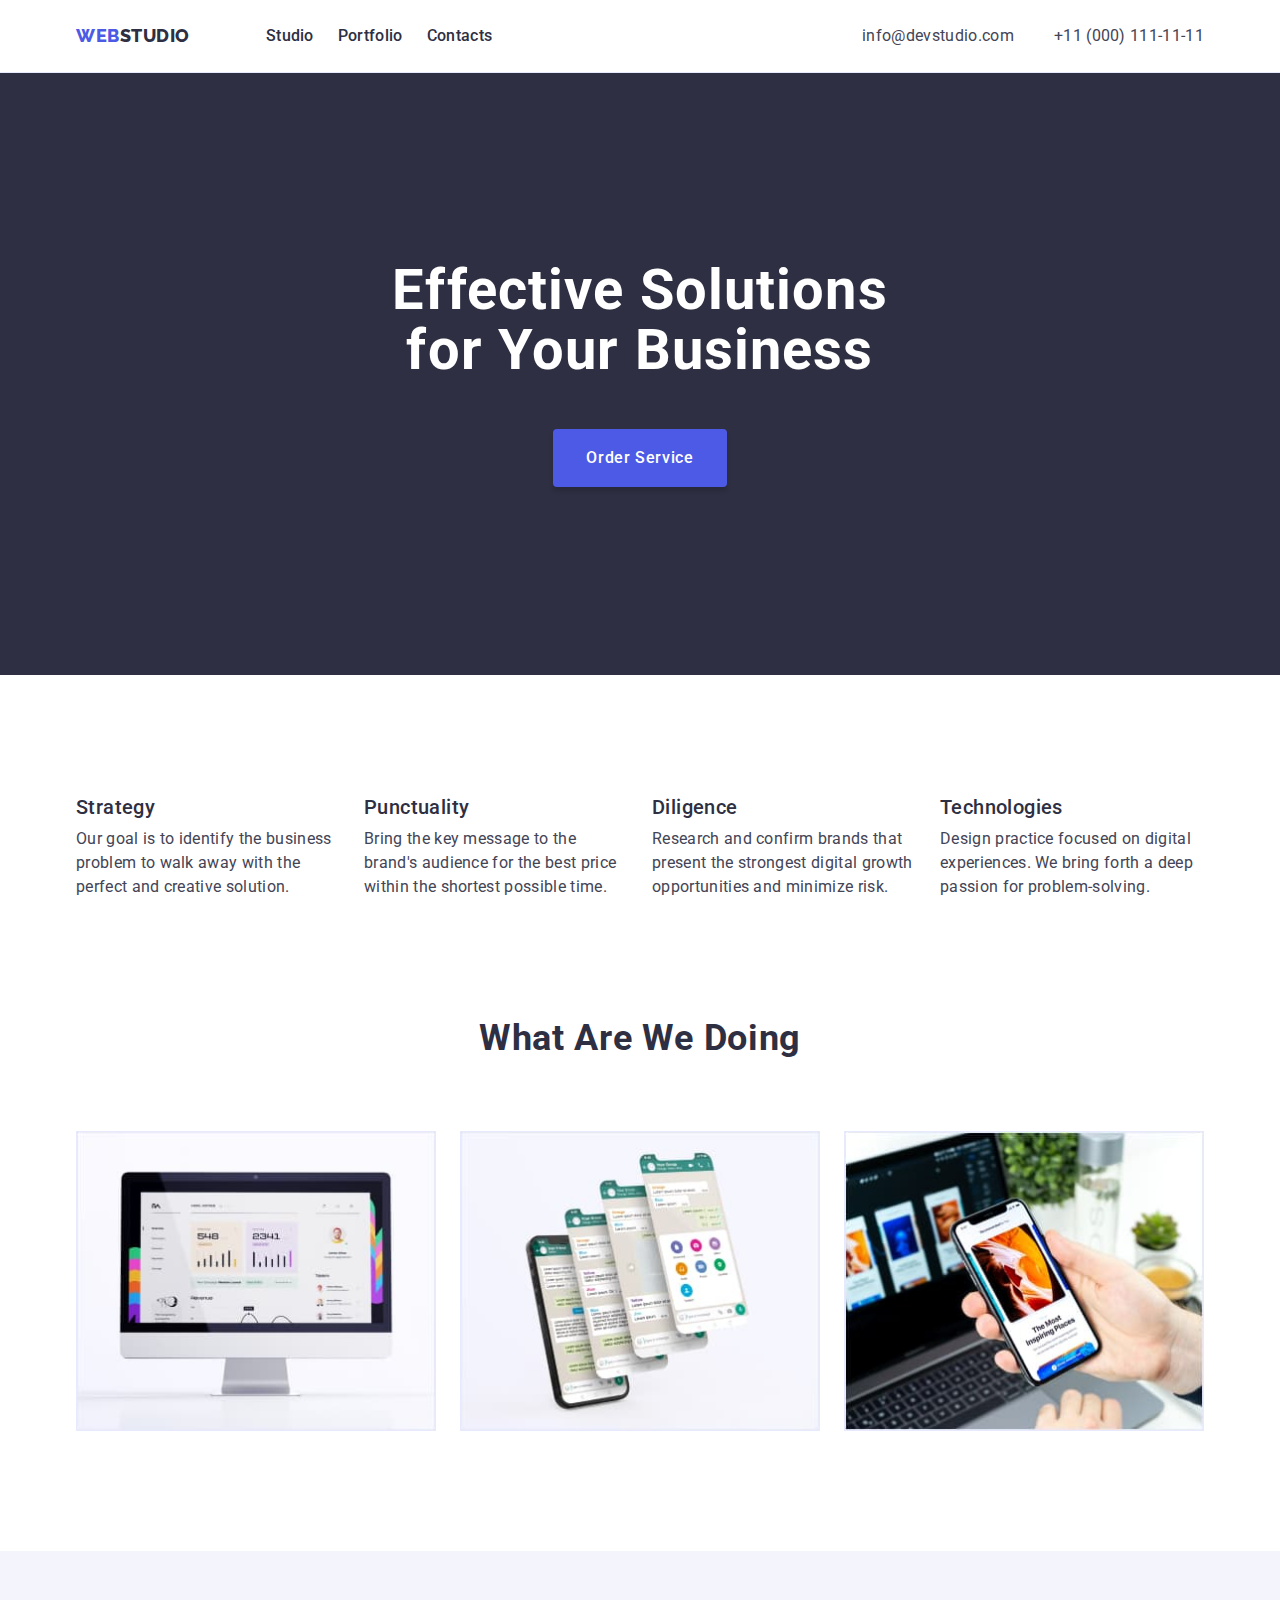
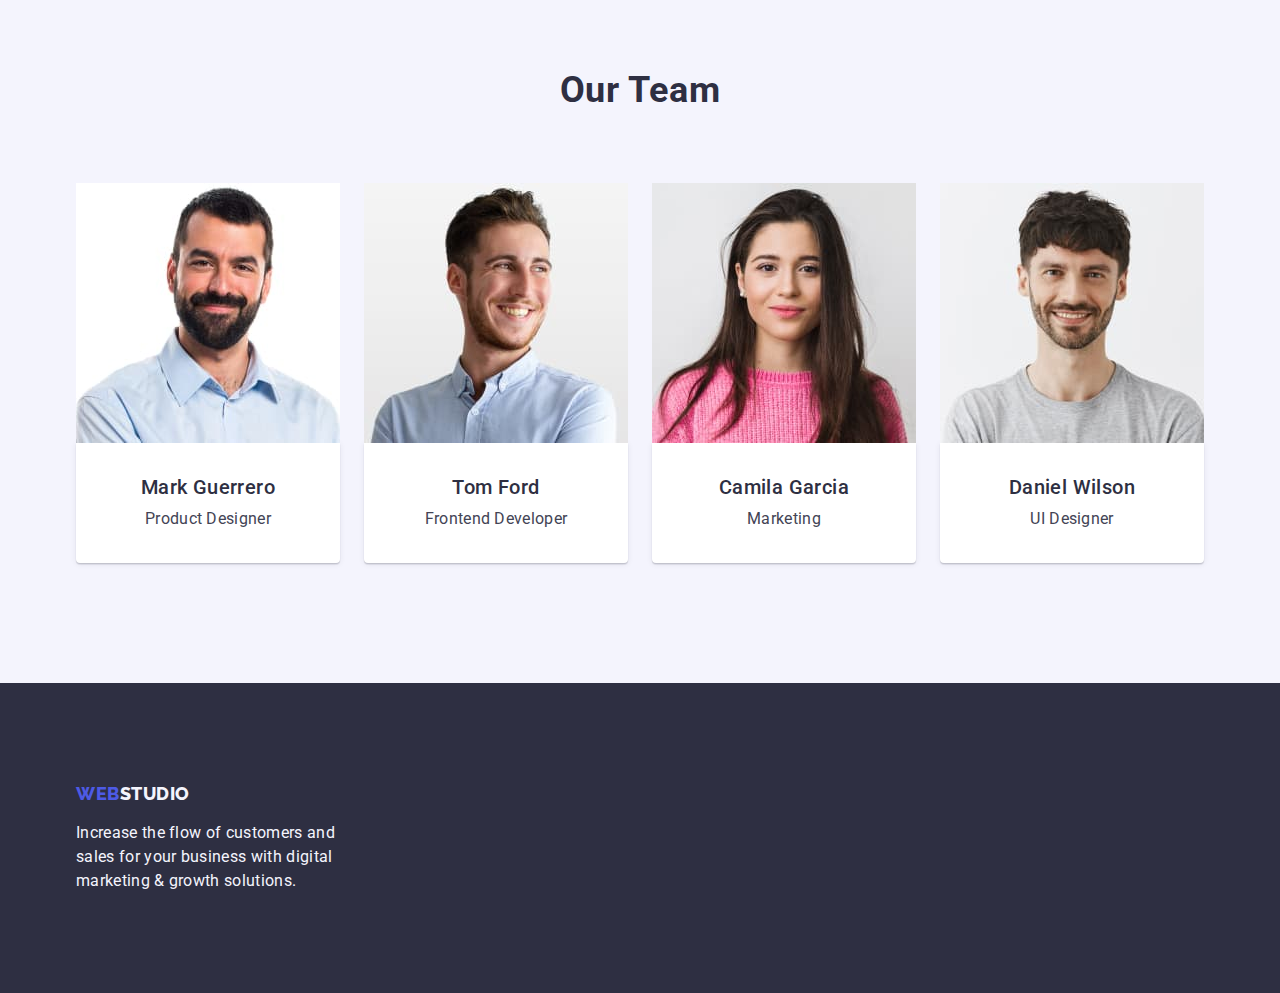
<file: index.html>
<!DOCTYPE html>
<html lang="en">
  <head>
    <meta charset="UTF-8" />
    <meta http-equiv="X-UA-Compatible" content="IE=edge" />
    <meta name="viewport" content="width=device-width, initial-scale=1.0" />
    <title>Webstudio</title>
    <link rel="preconnect" href="https://fonts.googleapis.com" />
    <link rel="preconnect" href="https://fonts.gstatic.com" crossorigin />
    <link
      href="https://fonts.googleapis.com/css2?family=Raleway:wght@800&family=Roboto:wght@400;500;700;900&display=swap"
      rel="stylesheet"
    />
    <link
      rel="stylesheet"
      href="https://cdnjs.cloudflare.com/ajax/libs/modern-normalize/2.0.0/modern-normalize.min.css"
    />
    <link rel="stylesheet" href="./css/styles.css" />
  </head>
  <body>
    <!-- Header -->
    <header class="header">
      <div class="container page-header">
        <nav class="header-nav">
          <a class="logo link" href="./index.html"
            >Web<span class="studio-header-logo">Studio</span></a
          >
          <ul class="list header-list">
            <li class="item">
              <a class="header-link link" href="./index.html">Studio</a>
            </li>
            <li class="item">
              <a class="header-link link" href="./portfolio.html">Portfolio</a>
            </li>
            <li class="item">
              <a class="header-link link" href="">Contacts</a>
            </li>
          </ul>
        </nav>
        <address>
          <ul class="list address-list">
            <li class="item">
              <a class="address-link link" href="mailto:info@devstudio.com"
                >info@devstudio.com</a
              >
            </li>
            <li class="item">
              <a class="address-link link" href="tel:+110001111111"
                >+11 (000) 111-11-11</a
              >
            </li>
          </ul>
        </address>
      </div>
    </header>
    <main>
      <!-- Hero -->
      <section class="hero">
        <div class="container">
          <h1 class="hero-title">Effective Solutions for Your Business</h1>
          <button class="hero-btn" type="button">Order Service</button>
        </div>
      </section>
      <!-- Our advantages -->
      <section class="section">
        <div class="container">
          <h2 class="visually-hidden">Our advantages</h2>
          <ul class="advantages-list list">
            <li class="item">
              <h3 class="third-title">Strategy</h3>
              <p class="secondary-text">
                Our goal is to identify the business problem to walk away with
                the perfect and creative solution.
              </p>
            </li>
            <li class="item">
              <h3 class="third-title">Punctuality</h3>
              <p class="secondary-text">
                Bring the key message to the brand's audience for the best price
                within the shortest possible time.
              </p>
            </li>
            <li class="item">
              <h3 class="third-title">Diligence</h3>
              <p class="secondary-text">
                Research and confirm brands that present the strongest digital
                growth opportunities and minimize risk.
              </p>
            </li>
            <li class="item">
              <h3 class="third-title">Technologies</h3>
              <p class="secondary-text">
                Design practice focused on digital experiences. We bring forth a
                deep passion for problem-solving.
              </p>
            </li>
          </ul>
        </div>
      </section>
      <!-- What are we doing -->
      <section class="section doing">
        <div class="container">
          <h2 class="second-title">What are we doing</h2>
          <ul class="list doing-list">
            <li class="item">
              <img
                src="./images/img-1.jpg"
                alt="Computer"
                width="360"
                height="300"
              />
            </li>
            <li class="item">
              <img
                src="./images/img-2.jpg"
                alt="Phone"
                width="360"
                height="300"
              />
            </li>
            <li class="item">
              <img
                src="./images/img-3.jpg"
                alt="Synchronization"
                width="360"
                height="300"
              />
            </li>
          </ul>
        </div>
      </section>
      <!-- Our Team -->
      <section class="team section">
        <div class="container">
          <h2 class="second-title">Our Team</h2>
          <ul class="list team-list">
            <li class="item">
              <img
                src="./images/mark-guerrero.jpg"
                alt="Mark Guerrero"
                width="264"
                height="260"
              />
              <div class="team-img-text">
                <h3 class="third-title">Mark Guerrero</h3>
                <p class="secondary-text">Product Designer</p>
              </div>
            </li>

            <li class="item">
              <img
                src="./images/tom-ford.jpg"
                alt="Tom Ford"
                width="264"
                height="260"
              />
              <div class="team-img-text">
                <h3 class="third-title">Tom Ford</h3>
                <p class="secondary-text">Frontend Developer</p>
              </div>
            </li>
            <li class="item">
              <img
                src="./images/camila-garcia.jpg"
                alt="Camila Garcia"
                width="264"
                height="260"
              />
              <div class="team-img-text">
                <h3 class="third-title">Camila Garcia</h3>
                <p class="secondary-text">Marketing</p>
              </div>
            </li>
            <li class="item">
              <img
                src="./images/daniel-wilson.jpg"
                alt="Daniel Wilson"
                width="264"
                height="260"
              />
              <div class="team-img-text">
                <h3 class="third-title">Daniel Wilson</h3>
                <p class="secondary-text">UI Designer</p>
              </div>
            </li>
          </ul>
        </div>
      </section>
    </main>

    <!-- Footer -->
    <footer class="footer">
      <div class="container">
        <a class="logo link logo-footer" href="./index.html"
          >Web<span class="studio-footer-logo">Studio</span>
        </a>
        <p class="secondary-text footer-text">
          Increase the flow of customers and sales for your business with
          digital marketing & growth solutions.
        </p>
      </div>
    </footer>
  </body>
</html>
</file>
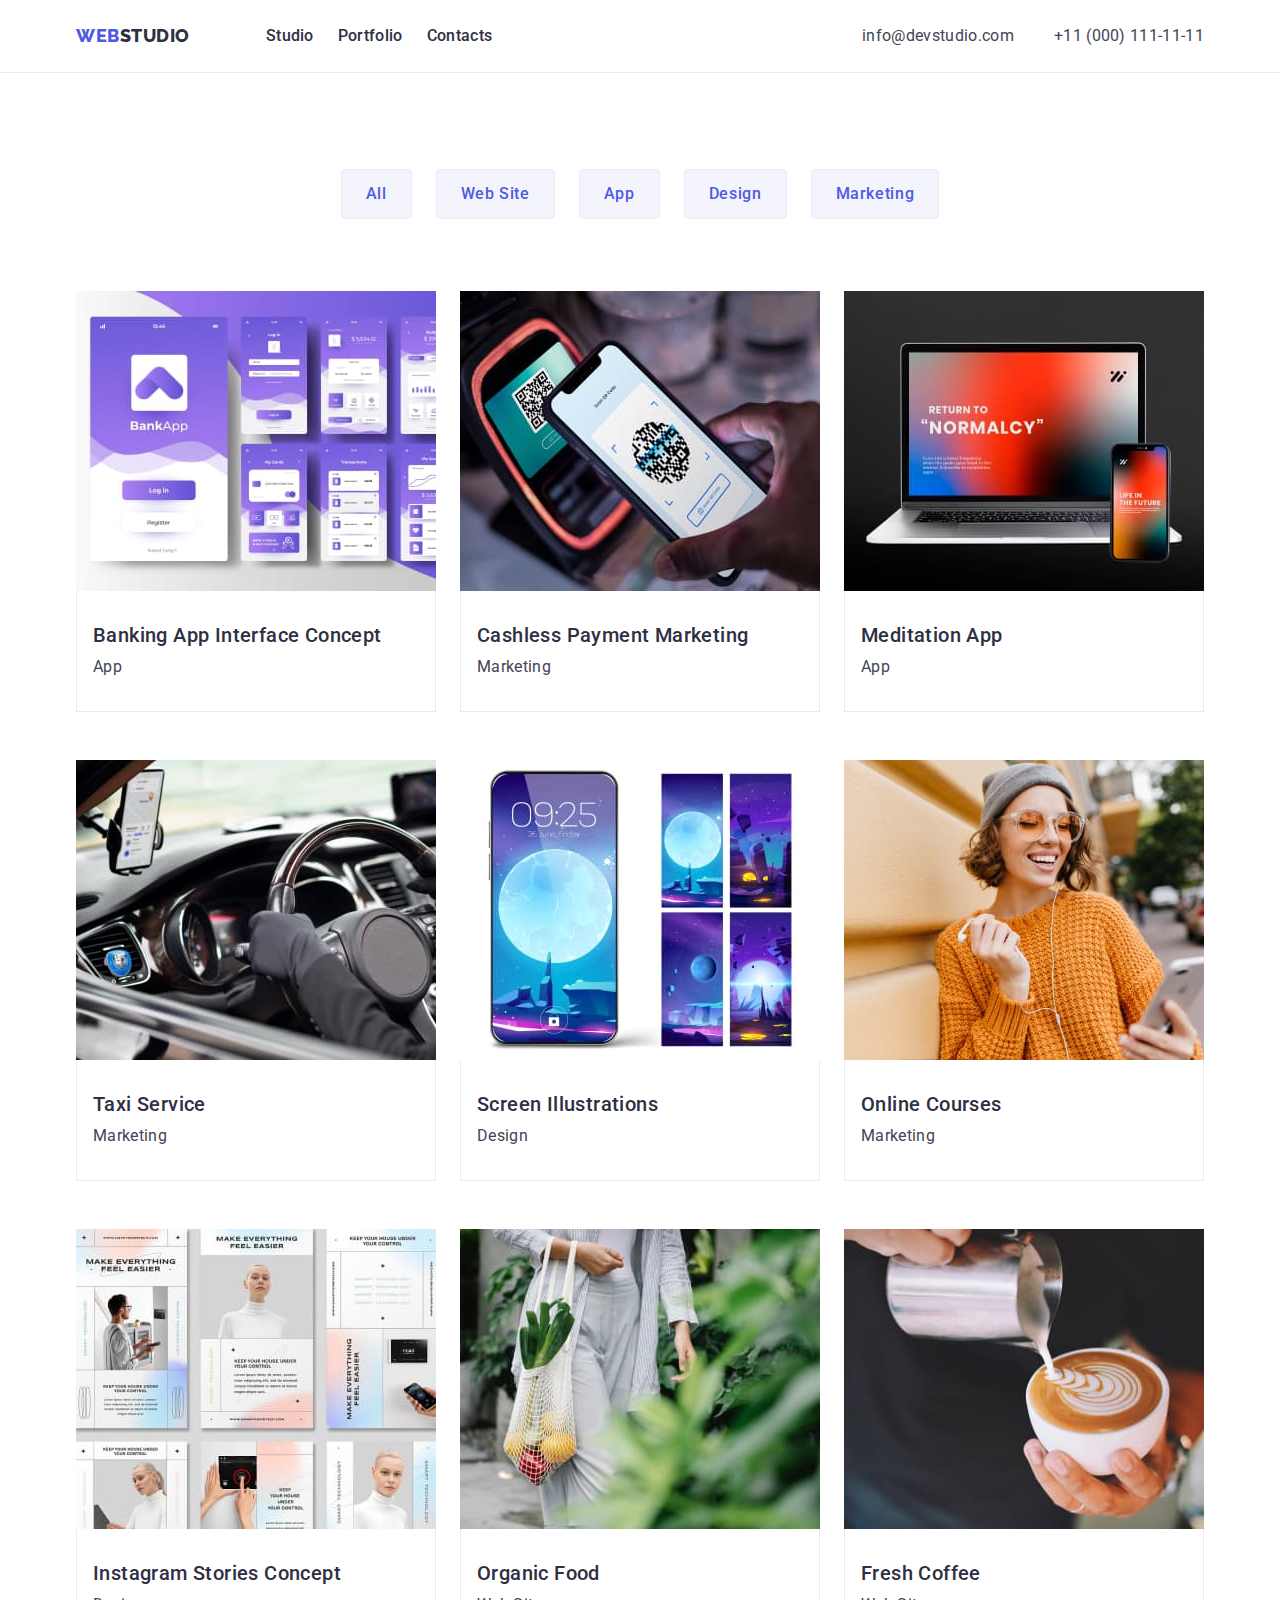
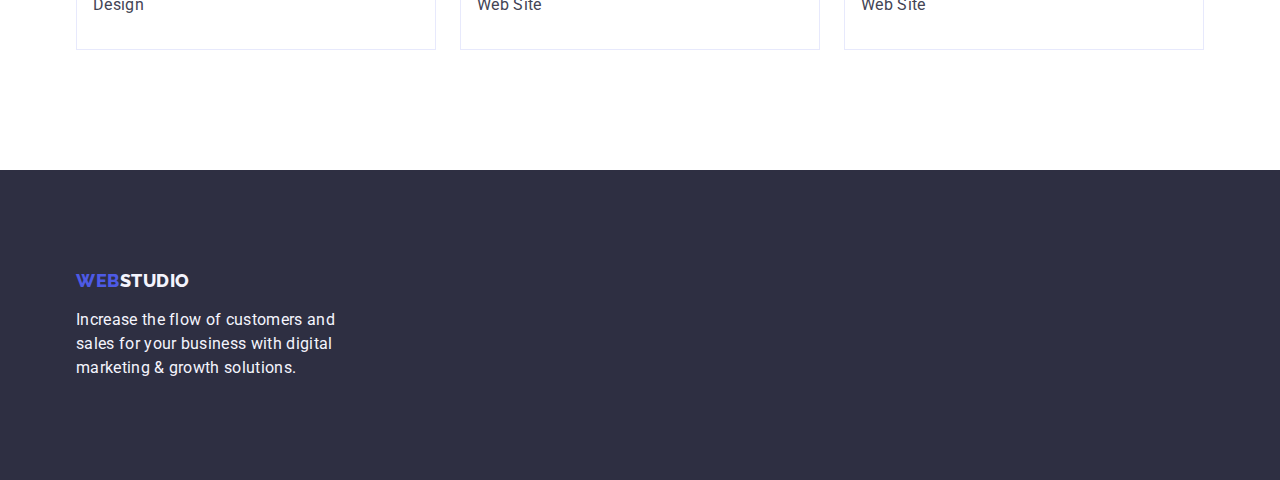
<file: portfolio.html>
<!DOCTYPE html>
<html lang="en">
  <head>
    <meta charset="UTF-8" />
    <meta name="viewport" content="width=device-width, initial-scale=1.0" />
    <title>Portfolio</title>
    <link rel="preconnect" href="https://fonts.googleapis.com" />
    <link rel="preconnect" href="https://fonts.gstatic.com" crossorigin />
    <link
      href="https://fonts.googleapis.com/css2?family=Raleway:wght@800&family=Roboto:wght@400;500;700;900&display=swap"
      rel="stylesheet"
    />
    <link
      rel="stylesheet"
      href="https://cdnjs.cloudflare.com/ajax/libs/modern-normalize/2.0.0/modern-normalize.min.css"
    />
    <link rel="stylesheet" href="./css/styles.css" />
  </head>
  <body>
    <!-- Header -->
    <header class="header">
      <div class="container page-header">
        <nav class="header-nav">
          <a class="logo link" href="./index.html"
            >Web<span class="studio-header-logo">Studio</span></a
          >
          <ul class="list header-list">
            <li class="item">
              <a class="header-link link" href="./index.html">Studio</a>
            </li>
            <li class="item">
              <a class="header-link link" href="./portfolio.html">Portfolio</a>
            </li>
            <li class="item">
              <a class="header-link link" href="">Contacts</a>
            </li>
          </ul>
        </nav>
        <address>
          <ul class="list address-list">
            <li class="item">
              <a class="address-link link" href="mailto:info@devstudio.com"
                >info@devstudio.com</a
              >
            </li>
            <li class="item">
              <a class="address-link link" href="tel:+110001111111"
                >+11 (000) 111-11-11</a
              >
            </li>
          </ul>
        </address>
      </div>
    </header>
    <main>
      <!-- Filtres -->

      <section class="section portfolio">
        <div class="container">
          <h1 class="visually-hidden">Portfolio</h1>
          <ul class="list filter-list">
            <li><button class="filter-btn" type="button">All</button></li>
            <li><button class="filter-btn" type="button">Web Site</button></li>
            <li><button class="filter-btn" type="button">App</button></li>
            <li><button class="filter-btn" type="button">Design</button></li>
            <li><button class="filter-btn" type="button">Marketing</button></li>
          </ul>

          <ul class="portfolio-list list">
            <li class="item">
              <a class="link" href="">
                <img
                  src="./images/images-portfolio/app-1.jpg"
                  alt="Banking App Interface Concept"
                  width="360"
                  height="300"
                />
                <div class="portfolio-img-text">
                  <h2 class="third-title">Banking App Interface Concept</h2>
                  <p class="secondary-text portfolio-text">App</p>
                </div>
              </a>
            </li>

            <li class="item">
              <a class="link" href="">
                <img
                  src="./images/images-portfolio/marketing-2.jpg"
                  alt="Cashless Payment"
                  width="360"
                  height="300"
                />
                <div class="portfolio-img-text">
                  <h2 class="third-title">Cashless Payment Marketing</h2>
                  <p class="secondary-text portfolio-text">Marketing</p>
                </div>
              </a>
            </li>

            <li class="item">
              <a class="link" href="">
                <img
                  src="./images/images-portfolio/app-3.jpg"
                  alt="Meditation App"
                  width="360"
                  height="300"
                />
                <div class="portfolio-img-text">
                  <h2 class="third-title">Meditation App</h2>
                  <p class="secondary-text portfolio-text">App</p>
                </div>
              </a>
            </li>

            <li class="item">
              <a class="link" href="">
                <img
                  src="./images/images-portfolio/marketing-4.jpg"
                  alt="Taxi Service"
                  width="360"
                  height="300"
                />
                <div class="portfolio-img-text">
                  <h2 class="third-title">Taxi Service</h2>
                  <p class="secondary-text portfolio-text">Marketing</p>
                </div>
              </a>
            </li>

            <li class="item">
              <a class="link" href="">
                <img
                  src="./images/images-portfolio/design-5.jpg"
                  alt="Screen Illustrations"
                  width="360"
                  height="300"
                />
                <div class="portfolio-img-text">
                  <h2 class="third-title">Screen Illustrations</h2>
                  <p class="secondary-text portfolio-text">Design</p>
                </div>
              </a>
            </li>

            <li class="item">
              <a class="link" href="">
                <img
                  src="./images/images-portfolio/marketing-6.jpg"
                  alt="Online Courses"
                  width="360"
                  height="300"
                />
                <div class="portfolio-img-text">
                  <h2 class="third-title">Online Courses</h2>
                  <p class="secondary-text portfolio-text">Marketing</p>
                </div>
              </a>
            </li>

            <li class="item">
              <a class="link" href="">
                <img
                  src="./images/images-portfolio/design-7.jpg"
                  alt="Instagram Stories Concept"
                  width="360"
                  height="300"
                />
                <div class="portfolio-img-text">
                  <h2 class="third-title">Instagram Stories Concept</h2>
                  <p class="secondary-text portfolio-text">Design</p>
                </div>
              </a>
            </li>

            <li class="item">
              <a class="link" href="">
                <img
                  src="./images/images-portfolio/website-8.jpg"
                  alt="Organic Food"
                  width="360"
                  height="300"
                />
                <div class="portfolio-img-text">
                  <h2 class="third-title">Organic Food</h2>
                  <p class="secondary-text portfolio-text">Web Site</p>
                </div>
              </a>
            </li>

            <li class="item">
              <a class="link" href="">
                <img
                  src="./images/images-portfolio/website-9.jpg"
                  alt="Fresh Coffee"
                  width="360"
                  height="300"
                />
                <div class="portfolio-img-text">
                  <h2 class="third-title">Fresh Coffee</h2>
                  <p class="secondary-text portfolio-text">Web Site</p>
                </div>
              </a>
            </li>
          </ul>
        </div>
      </section>
    </main>

    <!-- Footer -->
    <footer class="footer">
      <div class="container">
        <a class="logo link logo-footer" href="./index.html"
          >Web<span class="studio-footer-logo">Studio</span>
        </a>
        <p class="secondary-text footer-text">
          Increase the flow of customers and sales for your business with
          digital marketing & growth solutions.
        </p>
      </div>
    </footer>
  </body>
</html>
</file>
<file: css/styles.css>
:root {
  --color-iris: #4d5ae5;
  --color-ocean: #404bbf;
  --color-navy-blue: #2e2f42;
  --color-green: #31d0aa;
  --color-slate: #434455;
  --color-light-slate: #8e8f99;
  --color-cornflower: #e7e9fc;
  --color-cloud: #f4f4fd;
  --color-navy-blue-modal: #2e2f42;
  --color-grey: #2e2f42;
  --color-white: #ffffff;
  --color-dairy: #fcfcfc;
}

/* Сбрасывание стилей */

.link {
  text-decoration: none;
}

.list {
  list-style: none;
}

h1,
h2,
h3,
h4,
p {
  margin-top: 0;
  margin-bottom: 0;
}

ul {
  margin-top: 0;
  margin-bottom: 0;
  padding-left: 0;
}

img {
  display: block;
  width: 100%;
  height: auto;
}

body {
  font-family: Roboto, sans-serif;
  font-size: 16px;
  font-style: normal;
  background-color: var(--color-white);
  color: var(--color-slate);
}

.container {
  width: 1158px;
  padding-left: 15px;
  padding-right: 15px;
  margin-left: auto;
  margin-right: auto;
  /* outline: 2px solid tomato; */
}

.section {
  padding-top: 120px;
  padding-bottom: 120px;
}

/* =============== HEADER =============== */

.header {
  border-bottom: 1px solid var(--color-cornflower);
}

.logo {
  font-size: 18px;
  font-family: Raleway, sans-serif;
  font-weight: 800;
  line-height: 1.17;
  letter-spacing: 0.54px;
  text-transform: uppercase;
  color: var(--color-iris);
}

.studio-header-logo {
  color: var(--color-navy-blue);
}

/* Menu nav, address */
.header-link {
  display: block;
  padding-top: 24px;
  padding-bottom: 24px;

  font-weight: 500;
  line-height: 1.5;
  letter-spacing: 0.32px;
  color: var(--color-navy-blue);
}

.address-link {
  font-style: normal;
  font-weight: 400;
  line-height: 1.5;
  letter-spacing: 0.32px;
  color: inherit;
}

.header-link:is(:hover, :focus),
.address-link:is(:hover, :focus) {
  color: var(--color-ocean);
}

.page-header {
  display: flex;
  justify-content: space-between;
  align-items: center;
}

.header-nav {
  display: flex;
  align-items: center;
}

.header-list {
  display: flex;
  margin-left: 76px;
  gap: 24px;
}

.address-list {
  display: flex;
}

.address-list > .item + .item {
  margin-left: 40px;
}

/* =============== HERO =============== */

.hero {
  background-color: var(--color-navy-blue);
  padding-top: 188px;
  padding-bottom: 188px;
}

.hero-title {
  width: 496px;
  margin-left: auto;
  margin-right: auto;
  margin-bottom: 48px;

  font-size: 56px;
  font-weight: 700;
  line-height: 1.07;
  letter-spacing: 1.12px;
  color: var(--color-white);
  text-align: center;
}

.hero-btn {
  display: block;
  margin-left: auto;
  margin-right: auto;
  min-width: 169px;
  padding-top: 16px;
  padding-right: 32px;
  padding-bottom: 16px;
  padding-left: 32px;
  border: 1px solid transparent;

  font-weight: 500;
  line-height: 1.5;
  letter-spacing: 0.64px;
  color: var(--color-white);
  cursor: pointer;
  border-radius: 4px;
  background: var(--color-iris);
  box-shadow: 0px 4px 4px 0px rgba(0, 0, 0, 0.15);
}

.hero-btn:is(:hover, :focus) {
  background-color: var(--color-ocean);
}

/* =============== Our ADVANTAGES =============== */

.visually-hidden {
  position: absolute;
  width: 1px;
  height: 1px;
  margin: -1px;
  border: 0;
  padding: 0;
  white-space: nowrap;
  clip-path: inset(100%);
  clip: rect(0 0 0 0);
  overflow: hidden;
}

.third-title {
  margin-bottom: 8px;

  font-size: 20px;
  font-weight: 500;
  line-height: 1.2;
  letter-spacing: 0.4px;
  color: var(--color-navy-blue);
}

.secondary-text {
  font-weight: 400;
  line-height: 1.5;
  letter-spacing: 0.32px;
}

.advantages-list {
  display: flex;
}

.advantages-list > .item {
  flex-basis: calc((100% - 72px) / 4);
}

.advantages-list > .item:not(:last-child) {
  margin-right: 24px;
}

/* =============== WHAT ARE WE DOING =============== */

.second-title {
  margin-bottom: 72px;

  font-size: 36px;
  font-weight: 700;
  line-height: 1.11;
  letter-spacing: 0.72px;
  text-transform: capitalize;
  text-align: center;
  color: var(--color-navy-blue);
}

.doing {
  padding-top: 0px;
}

.doing-list {
  display: flex;
}

.doing-list > .item {
  flex-basis: calc((100% - 48px) / 3);
  border: 1px solid var(--color-cornflower);
}

.doing-list > .item:not(:last-child) {
  margin-right: 24px;
}

/* =============== OUR TEAM =============== */

.team {
  background-color: var(--color-cloud);
}

.team-list {
  display: flex;
}

.team-list > .item {
  flex-basis: calc((100%-72px) / 4);
}

.team-list > .item:not(:last-child) {
  margin-right: 24px;
}

.team-img-text {
  padding-top: 32px;
  padding-right: 16px;
  padding-bottom: 32px;
  padding-left: 16px;
  text-align: center;

  border-radius: 0px 0px 4px 4px;
  background: var(--color-white);
  box-shadow: 0px 2px 1px 0px rgba(46, 47, 66, 0.08),
    0px 1px 1px 0px rgba(46, 47, 66, 0.16),
    0px 1px 6px 0px rgba(46, 47, 66, 0.08);
}

/* =============== FOOTER =============== */

.footer {
  padding-top: 100px;
  padding-bottom: 100px;
  background-color: var(--color-navy-blue);
}

.logo-footer {
  display: block;
  margin-bottom: 17px;
}

.studio-footer-logo {
  color: var(--color-cloud);
}

.footer-text {
  width: 264px;
  color: var(--color-cloud);
  margin-right: 0px;
}

/* =============== PORTFOLIO =============== */

/* Filter buttons */

.portfolio {
  padding-top: 96px;
}

.filter-list {
  display: flex;
  margin-bottom: 72px;
  gap: 24px;
  justify-content: center;
  align-items: center;
}

.filter-btn {
  padding-top: 12px;
  padding-right: 24px;
  padding-bottom: 12px;
  padding-left: 24px;

  font-weight: 500;
  line-height: 1.5;
  letter-spacing: 0.64px;
  text-align: center;
  color: var(--color-iris);
  background-color: var(--color-cloud);
  border-radius: 4px;
  border: 1px solid var(--color-cornflower);
  cursor: pointer;
}

.filter-btn:is(:hover, :focus) {
  color: var(--color-white);
  background-color: var(--color-ocean);
}

.portfolio-list {
  display: flex;
  flex-wrap: wrap;
  gap: 48px 24px;
}

.portfolio-list > .item {
  flex-basis: calc((100% - 48px) / 3);
}
/* ===== Can use instead gap ===== */

/* .portfolio-list > .item {
  margin-right: 24px;
  margin-bottom: 48px;
}

.portfolio-list > .item:nth-child(3n) {
  margin-right: 0px;
  margin-bottom: 0px;
} */

.portfolio-text {
  color: var(--color-slate);
}

.portfolio-img-text {
  padding-top: 32px;
  padding-right: 16px;
  padding-bottom: 32px;
  padding-left: 16px;
  border: 1px solid var(--color-cornflower);
  border-top: 0;
  background: var(--color-white);
}
</file>
